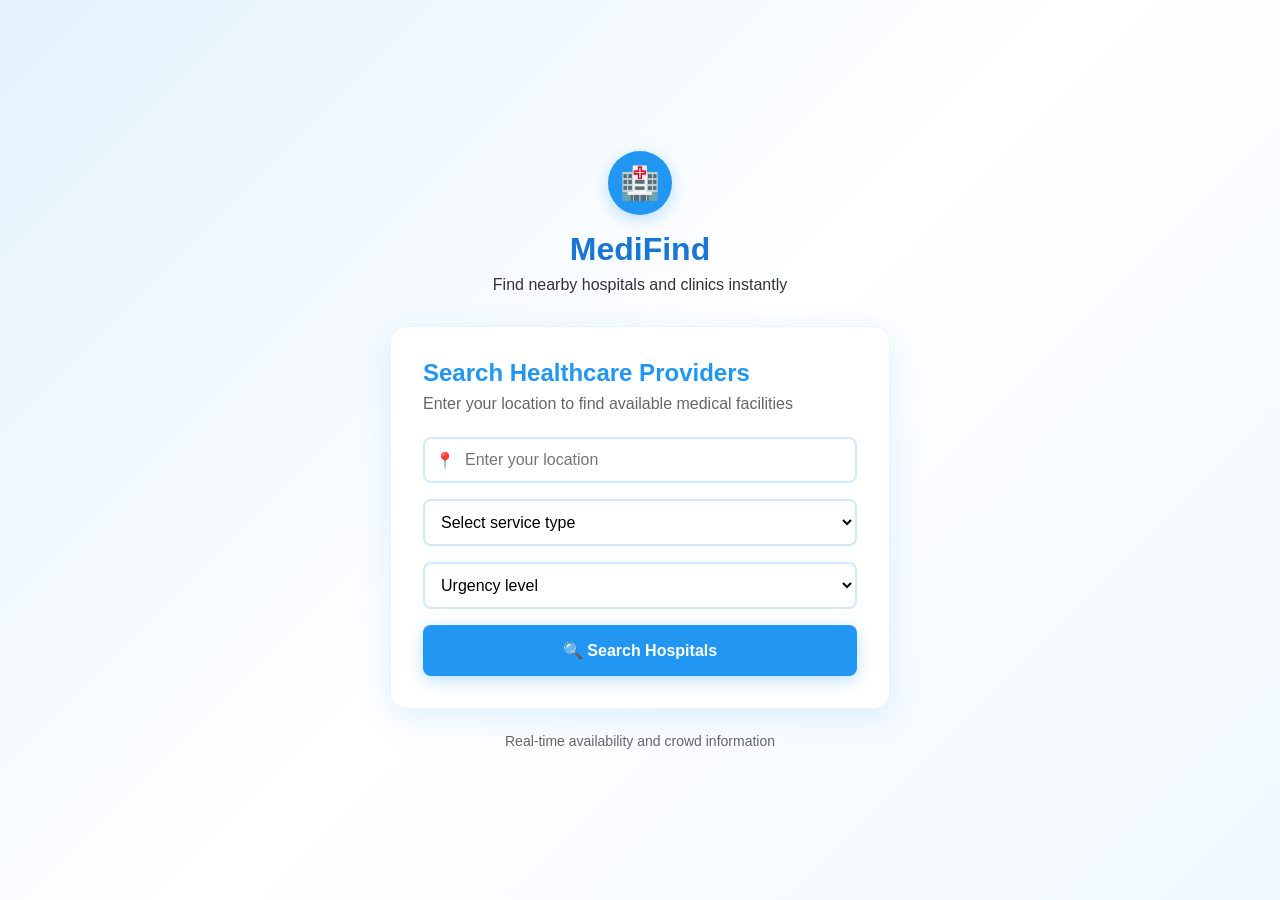
<file: index.html>
<!DOCTYPE html>
<html lang="en">
<head>
    <meta charset="UTF-8">
    <meta name="viewport" content="width=device-width, initial-scale=1.0">
    <title>MediFind - Hospital Search</title>
    <link rel="stylesheet" href="styles.css">
</head>
<body>
    <div class="container">
        <div class="search-card">
            <div class="header">
                <div class="icon">🏥</div>
                <h1>MediFind</h1>
                <p>Find nearby hospitals and clinics instantly</p>
            </div>

            <div class="card">
                <h2>Search Healthcare Providers</h2>
                <p class="subtitle">Enter your location to find available medical facilities</p>
                
                <form id="searchForm" class="form">
                    <div class="input-group">
                        <span class="input-icon">📍</span>
                        <input type="text" id="location" placeholder="Enter your location" required>
                    </div>

                    <select id="serviceType">
                        <option value="">Select service type</option>
                        <option value="emergency">Emergency Care</option>
                        <option value="general">General Medicine</option>
                        <option value="surgery">Surgery</option>
                        <option value="pediatrics">Pediatrics</option>
                        <option value="cardiology">Cardiology</option>
                        <option value="orthopedics">Orthopedics</option>
                    </select>

                    <select id="urgency">
                        <option value="">Urgency level</option>
                        <option value="emergency">Emergency</option>
                        <option value="urgent">Urgent</option>
                        <option value="routine">Routine</option>
                    </select>

                    <button type="submit" class="btn-primary">
                        🔍 Search Hospitals
                    </button>
                </form>
            </div>

            <p class="footer-text">Real-time availability and crowd information</p>
        </div>
    </div>

    <script src="script.js"></script>
</body>
</html>
</file>
<file: styles.css>
* {
    margin: 0;
    padding: 0;
    box-sizing: border-box;
}

body {
    font-family: -apple-system, BlinkMacSystemFont, 'Segoe UI', Roboto, sans-serif;
    background: linear-gradient(135deg, #e3f2fd 0%, #ffffff 50%, #f0f8ff 100%);
    min-height: 100vh;
    color: #333;
}

.container {
    min-height: 100vh;
    display: flex;
    align-items: center;
    justify-content: center;
    padding: 20px;
}

.search-card, .results-container, .booking-container, .confirmation-container {
    width: 100%;
    max-width: 500px;
}

.results-container, .booking-container, .confirmation-container {
    max-width: 800px;
}

.card {
    background: rgba(255, 255, 255, 0.95);
    border-radius: 16px;
    padding: 32px;
    box-shadow: 0 8px 32px rgba(33, 150, 243, 0.15);
    border: 1px solid rgba(33, 150, 243, 0.1);
    backdrop-filter: blur(10px);
}

.header {
    text-align: center;
    margin-bottom: 32px;
}

.icon {
    width: 64px;
    height: 64px;
    background: #2196f3;
    border-radius: 50%;
    display: flex;
    align-items: center;
    justify-content: center;
    margin: 0 auto 16px;
    font-size: 32px;
    color: white;
    box-shadow: 0 4px 16px rgba(33, 150, 243, 0.3);
}

h1 {
    font-size: 32px;
    font-weight: bold;
    color: #1976d2;
    margin-bottom: 8px;
}

h2 {
    color: #2196f3;
    margin-bottom: 8px;
    font-size: 24px;
}

.subtitle {
    color: #666;
    margin-bottom: 24px;
}

.form {
    display: flex;
    flex-direction: column;
    gap: 16px;
}

.input-group {
    position: relative;
}

.input-icon {
    position: absolute;
    left: 12px;
    top: 50%;
    transform: translateY(-50%);
    font-size: 16px;
    color: #666;
}

input, select, textarea {
    width: 100%;
    padding: 12px 12px 12px 40px;
    border: 2px solid rgba(33, 150, 243, 0.2);
    border-radius: 8px;
    font-size: 16px;
    transition: all 0.3s ease;
    background: white;
}

select, textarea {
    padding-left: 12px;
}

input:focus, select:focus, textarea:focus {
    outline: none;
    border-color: #2196f3;
    box-shadow: 0 0 0 3px rgba(33, 150, 243, 0.1);
}

.btn-primary {
    background: #2196f3;
    color: white;
    border: none;
    padding: 16px 24px;
    border-radius: 8px;
    font-size: 16px;
    font-weight: 600;
    cursor: pointer;
    transition: all 0.3s ease;
    box-shadow: 0 4px 16px rgba(33, 150, 243, 0.3);
}

.btn-primary:hover {
    background: #1976d2;
    transform: translateY(-2px);
    box-shadow: 0 6px 20px rgba(33, 150, 243, 0.4);
}

.btn-secondary {
    background: white;
    color: #2196f3;
    border: 2px solid #2196f3;
    padding: 12px 24px;
    border-radius: 8px;
    font-size: 16px;
    cursor: pointer;
    transition: all 0.3s ease;
}

.btn-secondary:hover {
    background: #f3f9ff;
}

.btn-back {
    background: rgba(33, 150, 243, 0.1);
    color: #2196f3;
    border: none;
    padding: 8px 16px;
    border-radius: 8px;
    cursor: pointer;
    margin-bottom: 20px;
    font-size: 14px;
}

.footer-text {
    text-align: center;
    color: #666;
    font-size: 14px;
    margin-top: 24px;
}

/* Hospital Cards */
.hospitals-list {
    display: grid;
    gap: 20px;
}

.hospital-card {
    background: white;
    border-radius: 12px;
    padding: 24px;
    box-shadow: 0 4px 16px rgba(33, 150, 243, 0.1);
    border: 1px solid rgba(33, 150, 243, 0.1);
    transition: all 0.3s ease;
}

.hospital-card:hover {
    transform: translateY(-4px);
    box-shadow: 0 8px 24px rgba(33, 150, 243, 0.15);
}

.hospital-header {
    display: flex;
    justify-content: space-between;
    align-items: flex-start;
    margin-bottom: 16px;
}

.hospital-name {
    font-size: 20px;
    font-weight: bold;
    color: #1976d2;
    margin-bottom: 4px;
}

.hospital-address {
    color: #666;
    font-size: 14px;
}

.hospital-rating {
    background: #4caf50;
    color: white;
    padding: 4px 8px;
    border-radius: 6px;
    font-size: 12px;
    font-weight: bold;
}

.hospital-stats {
    display: grid;
    grid-template-columns: repeat(auto-fit, minmax(120px, 1fr));
    gap: 12px;
    margin: 16px 0;
}

.stat-item {
    background: rgba(33, 150, 243, 0.05);
    padding: 12px;
    border-radius: 8px;
    text-align: center;
}

.stat-label {
    font-size: 12px;
    color: #666;
    margin-bottom: 4px;
}

.stat-value {
    font-weight: bold;
    color: #2196f3;
}

.crowd-low { color: #4caf50; }
.crowd-medium { color: #ff9800; }
.crowd-high { color: #f44336; }

.hospital-actions {
    display: flex;
    gap: 12px;
    margin-top: 16px;
}

.btn-book {
    flex: 1;
    background: #2196f3;
    color: white;
    border: none;
    padding: 12px;
    border-radius: 8px;
    cursor: pointer;
    font-weight: 600;
    transition: all 0.3s ease;
}

.btn-book:hover {
    background: #1976d2;
}

.btn-call {
    background: #4caf50;
    color: white;
    border: none;
    padding: 12px 16px;
    border-radius: 8px;
    cursor: pointer;
    transition: all 0.3s ease;
}

.btn-call:hover {
    background: #45a049;
}

/* Booking specific styles */
.hospital-info {
    background: rgba(33, 150, 243, 0.05);
    padding: 16px;
    border-radius: 8px;
    margin-bottom: 24px;
    border-left: 4px solid #2196f3;
}

/* Confirmation styles */
.success-header {
    text-align: center;
    margin-bottom: 32px;
}

.success-icon {
    width: 64px;
    height: 64px;
    background: #4caf50;
    border-radius: 50%;
    display: flex;
    align-items: center;
    justify-content: center;
    margin: 0 auto 16px;
    font-size: 32px;
    color: white;
}

.booking-details {
    margin-bottom: 24px;
}

.detail-item {
    display: flex;
    align-items: center;
    gap: 12px;
    padding: 12px;
    margin-bottom: 8px;
    background: rgba(33, 150, 243, 0.05);
    border-radius: 8px;
    border-left: 3px solid #2196f3;
}

.detail-icon {
    color: #2196f3;
    font-size: 16px;
}

.important-notes {
    background: rgba(255, 193, 7, 0.1);
    padding: 16px;
    border-radius: 8px;
    border: 1px solid rgba(255, 193, 7, 0.3);
    margin-bottom: 24px;
}

.important-notes h4 {
    color: #f57c00;
    margin-bottom: 12px;
}

.important-notes ul {
    list-style: none;
    color: #666;
}

.important-notes li {
    margin-bottom: 4px;
}

.action-buttons {
    display: flex;
    gap: 12px;
}

.action-buttons button {
    flex: 1;
}

/* Responsive */
@media (max-width: 768px) {
    .hospital-stats {
        grid-template-columns: repeat(2, 1fr);
    }
    
    .hospital-actions {
        flex-direction: column;
    }
    
    .action-buttons {
        flex-direction: column;
    }
}
</file>
